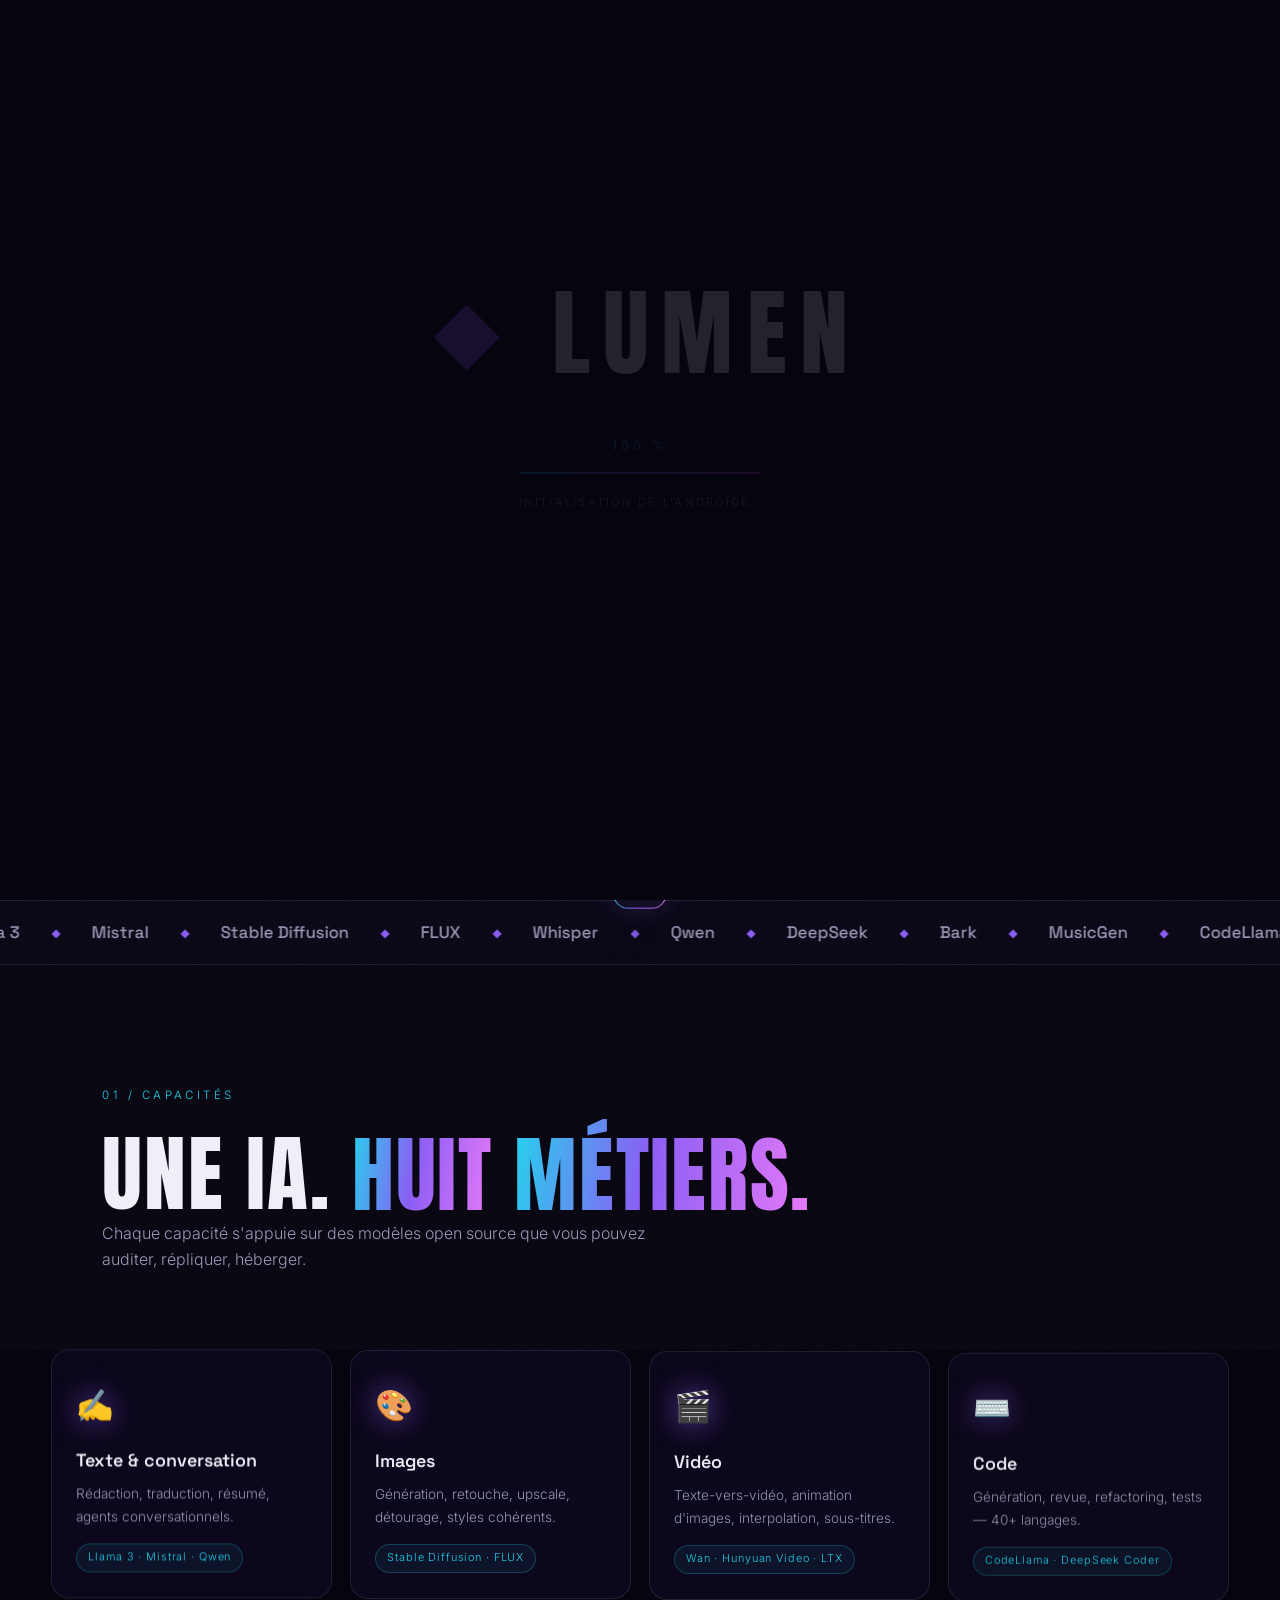
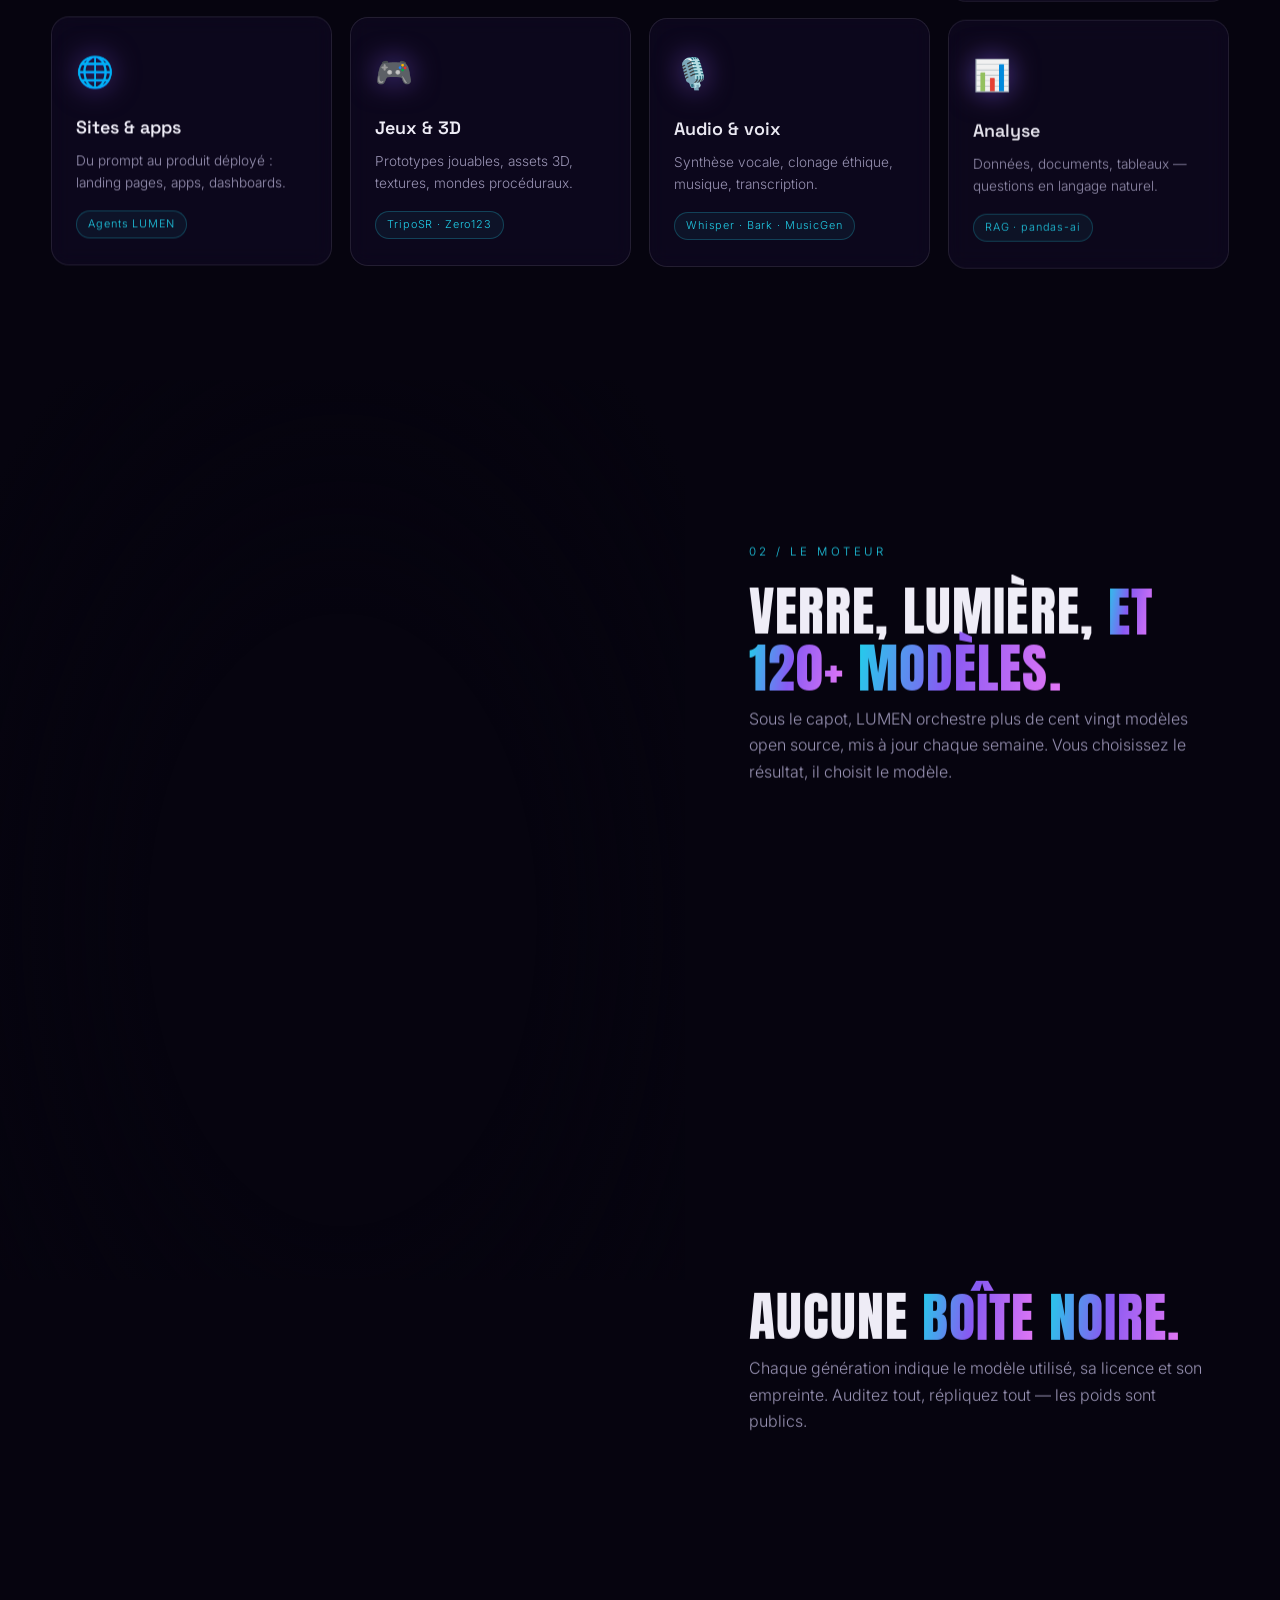
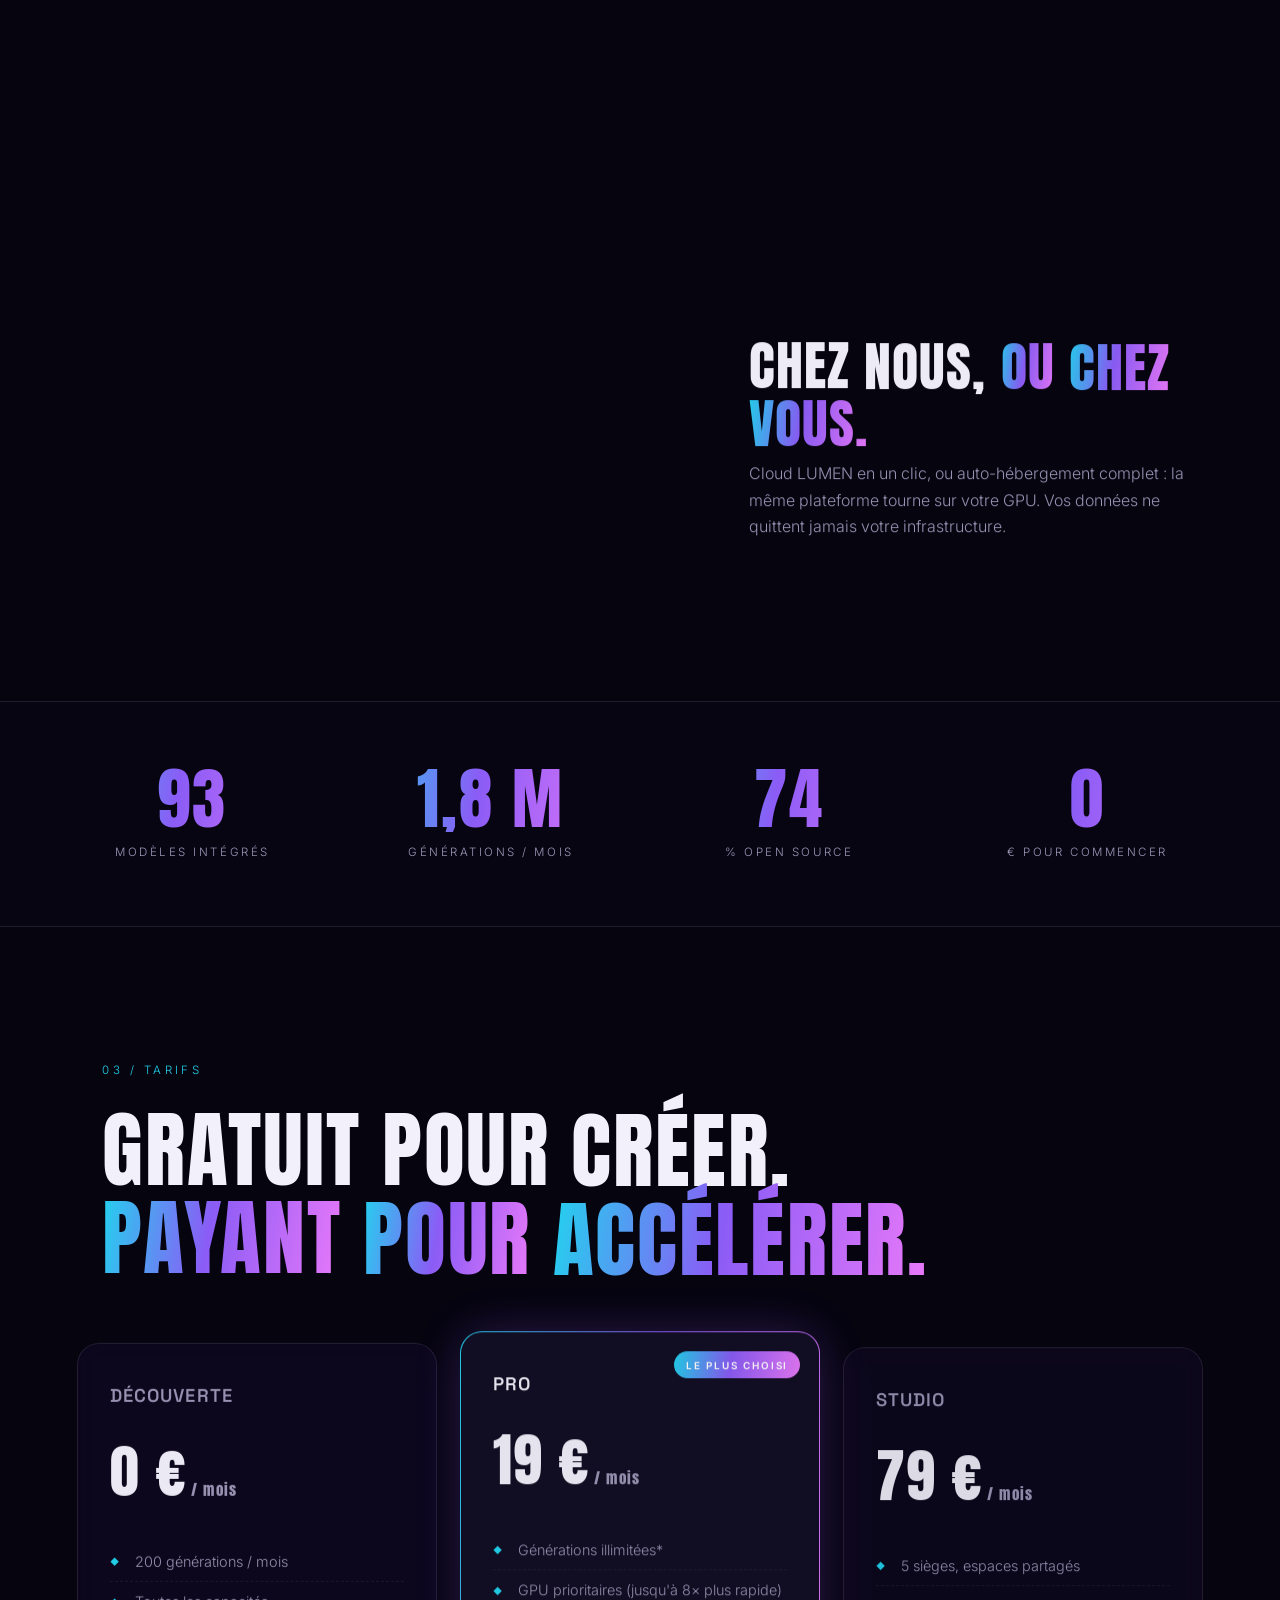
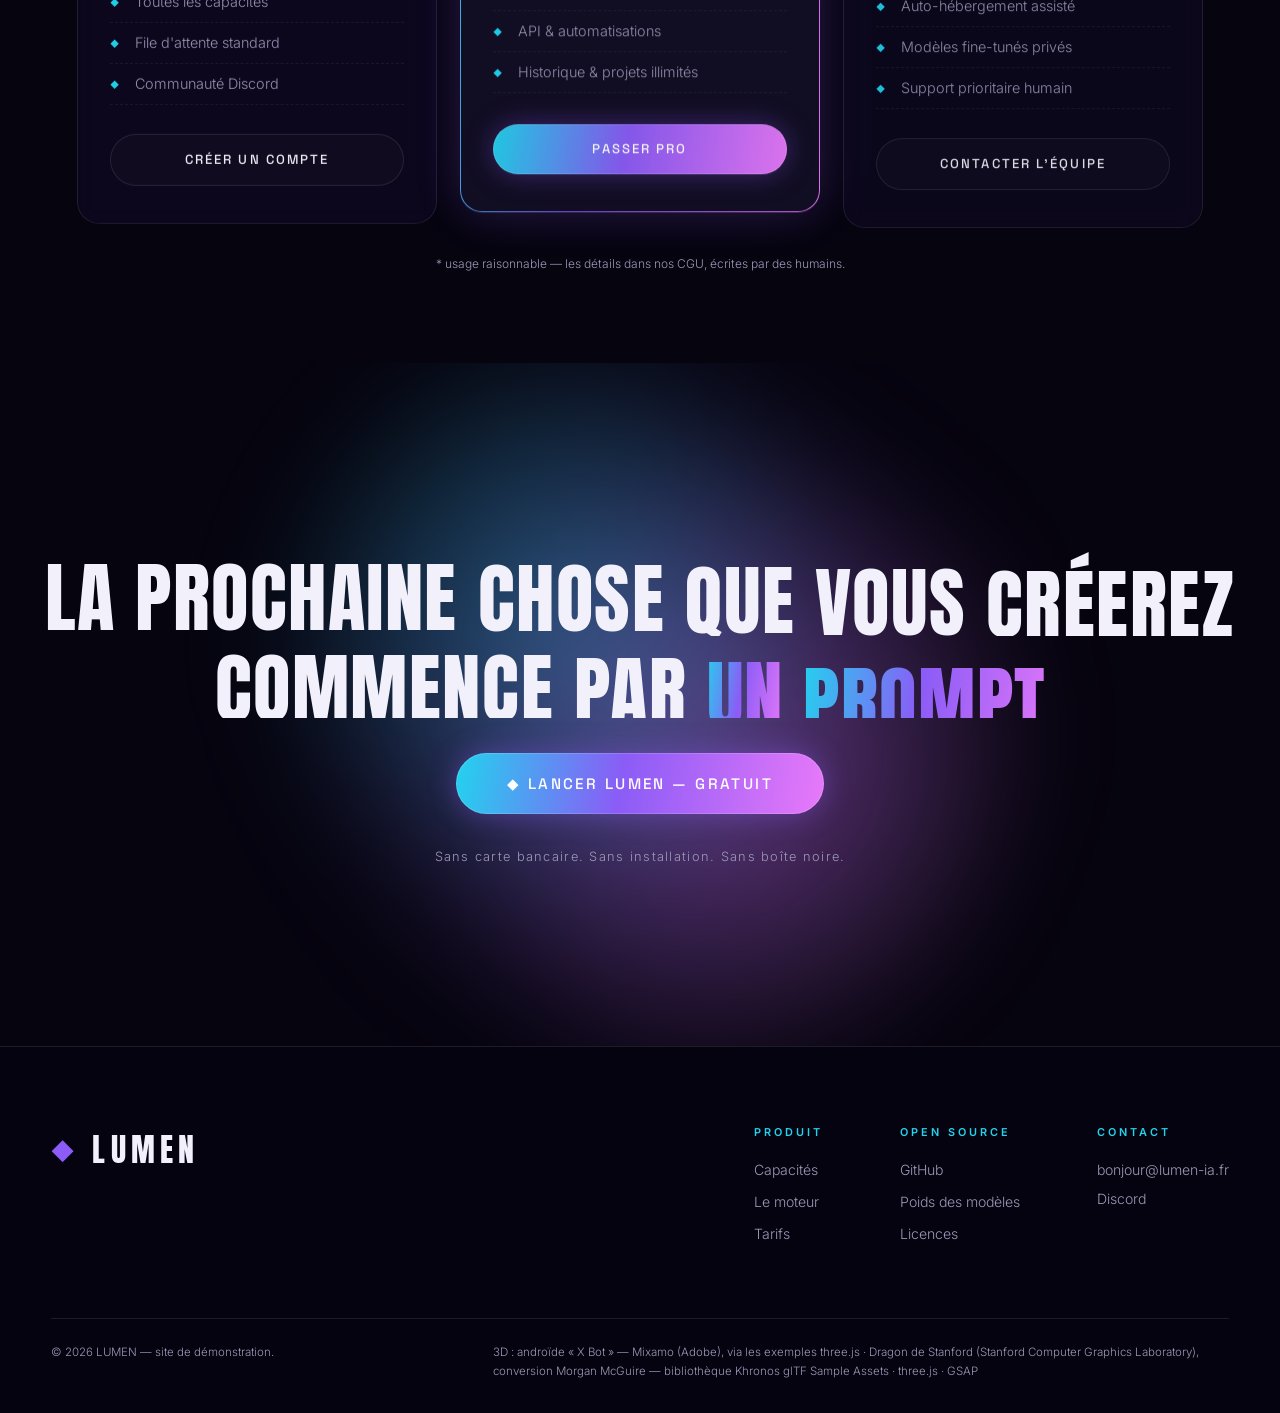
<file: lumen/index.html>
<!DOCTYPE html>
<html lang="fr">
<head>
  <meta charset="UTF-8">
  <meta name="viewport" content="width=device-width, initial-scale=1.0">
  <title>LUMEN — Tout ce que l'IA sait faire. Open source. Gratuit.</title>
  <meta name="description" content="LUMEN réunit les meilleurs modèles d'IA open source : texte, image, vidéo, code, sites, jeux 3D, audio, analyse. Une seule plateforme, gratuite pour commencer.">
  <link rel="preconnect" href="https://fonts.googleapis.com">
  <link rel="preconnect" href="https://fonts.gstatic.com" crossorigin>
  <link href="https://fonts.googleapis.com/css2?family=Space+Grotesk:wght@300;400;500;600;700&family=Inter:wght@300;400;500;600&display=swap" rel="stylesheet">
  <link rel="stylesheet" href="css/style.css?v=13">
  <link rel="icon" href="data:image/svg+xml,<svg xmlns='http://www.w3.org/2000/svg' viewBox='0 0 100 100'><text y='.9em' font-size='90'>◆</text></svg>">
</head>
<body>

  <!-- ══════════ PRELOADER ══════════ -->
  <div class="preloader" id="preloader">
    <div class="preloader__inner">
      <div class="preloader__logo"><span class="gem">◆</span> LUMEN</div>
      <div class="preloader__count" id="preloaderCount">0 %</div>
      <div class="preloader__bar"><span id="preloaderBar"></span></div>
      <div class="preloader__hint">initialisation de l'androïde…</div>
    </div>
  </div>

  <!-- ══════════ FOND AURORA + GRAIN ══════════ -->
  <div class="aurora" aria-hidden="true">
    <div class="aurora__blob aurora__blob--1"></div>
    <div class="aurora__blob aurora__blob--2"></div>
    <div class="aurora__blob aurora__blob--3"></div>
  </div>
  <div class="grain" aria-hidden="true"></div>

  <!-- ══════════ CURSEUR ══════════ -->
  <div class="cursor" id="cursor"></div>
  <div class="cursor-follower" id="cursorFollower"><span id="cursorLabel"></span></div>

  <!-- ══════════ NAV ══════════ -->
  <header class="nav" id="nav">
    <a href="#hero" class="nav__logo magnetic" data-cursor="hover"><span class="gem">◆</span> LUMEN</a>
    <nav class="nav__links">
      <a href="#capacites" class="nav__link magnetic" data-cursor="hover">Capacités</a>
      <a href="#moteur" class="nav__link magnetic" data-cursor="hover">Le moteur</a>
      <a href="#tarifs" class="nav__link magnetic" data-cursor="hover">Tarifs</a>
      <button class="nav__cta magnetic" data-open="signup" data-plan="Découverte" data-cursor="hover"><span>Commencer — gratuit</span></button>
    </nav>
    <button class="nav__burger" id="burger" aria-label="Menu"><span></span><span></span></button>
  </header>
  <div class="mobile-menu" id="mobileMenu">
    <a href="#capacites">Capacités</a>
    <a href="#moteur">Le moteur</a>
    <a href="#tarifs">Tarifs</a>
  </div>

  <main>

    <!-- ══════════ HERO 3D ══════════ -->
    <section class="hero" id="hero">
      <canvas id="heroCanvas" class="hero__canvas"></canvas>
      <div class="hero__content">
        <p class="hero__eyebrow reveal-line"><span>◆ 100 % open source · 0 € pour commencer</span></p>
        <h1 class="hero__title">
          <span class="hero__line"><span>Tout ce que</span></span>
          <span class="hero__line"><span>l'IA <em class="grad">sait faire</em>.</span></span>
          <span class="hero__line hero__line--small"><span>Au même endroit.</span></span>
        </h1>
        <p class="hero__sub reveal-line"><span>Texte, image, vidéo, code, sites, jeux 3D, audio, analyse —<br>propulsés par les meilleurs modèles ouverts, sans boîte noire.</span></p>
        <div class="hero__actions">
          <button class="btn btn--solid magnetic" data-open="play" data-cursor="hover"><span>✨ Essayer en direct</span></button>
          <a href="#capacites" class="btn btn--ghost magnetic" data-cursor="hover"><span>Voir les capacités</span></a>
        </div>
      </div>

      <!-- bulle de dialogue du robot -->
      <div class="bubble" id="robotBubble"></div>

      <!-- pupitre d'animations du robot -->
      <div class="hero__robot-deck" id="robotDeck">
        <span class="hero__robot-label">Donnez-lui un ordre&nbsp;→</span>
        <div class="hero__robot-btns">
          <button class="chip" data-emote="agree" data-cursor="hover">🤖 Acquiesce</button>
          <button class="chip" data-emote="headShake" data-cursor="hover">🙅 Refuse</button>
          <button class="chip" data-emote="walk" data-cursor="hover">🚶 Marche</button>
          <button class="chip" data-emote="run" data-cursor="hover">🏃 Cours</button>
          <button class="chip" data-emote="gaze" data-cursor="hover">👁 Fixe-moi</button>
        </div>
      </div>

      <div class="hero__scroll-hint"><span>Défiler</span><i></i></div>
    </section>

    <!-- ══════════ MARQUEE MODÈLES ══════════ -->
    <div class="marquee" aria-hidden="true">
      <div class="marquee__track" id="marqueeTrack">
        <span>Llama&nbsp;3</span><b>◆</b><span>Mistral</span><b>◆</b><span>Stable&nbsp;Diffusion</span><b>◆</b><span>FLUX</span><b>◆</b><span>Whisper</span><b>◆</b><span>Qwen</span><b>◆</b><span>DeepSeek</span><b>◆</b><span>Bark</span><b>◆</b><span>MusicGen</span><b>◆</b><span>CodeLlama</span><b>◆</b>
        <span>Llama&nbsp;3</span><b>◆</b><span>Mistral</span><b>◆</b><span>Stable&nbsp;Diffusion</span><b>◆</b><span>FLUX</span><b>◆</b><span>Whisper</span><b>◆</b><span>Qwen</span><b>◆</b><span>DeepSeek</span><b>◆</b><span>Bark</span><b>◆</b><span>MusicGen</span><b>◆</b><span>CodeLlama</span><b>◆</b>
      </div>
    </div>

    <!-- ══════════ CAPACITÉS ══════════ -->
    <section class="caps" id="capacites">
      <div class="section-head">
        <span class="section-head__index">01 / Capacités</span>
        <h2 class="section-head__title split-words">Une IA. <em class="grad">Huit métiers.</em></h2>
        <p class="section-head__sub">Chaque capacité s'appuie sur des modèles open source que vous pouvez auditer, répliquer, héberger.</p>
      </div>
      <div class="caps__grid">
        <article class="cap tilt" data-cursor="hover">
          <div class="cap__icon">✍️</div>
          <h3>Texte &amp; conversation</h3>
          <p>Rédaction, traduction, résumé, agents conversationnels.</p>
          <span class="cap__models">Llama 3 · Mistral · Qwen</span>
        </article>
        <article class="cap tilt" data-cursor="hover">
          <div class="cap__icon">🎨</div>
          <h3>Images</h3>
          <p>Génération, retouche, upscale, détourage, styles cohérents.</p>
          <span class="cap__models">Stable Diffusion · FLUX</span>
        </article>
        <article class="cap tilt" data-cursor="hover">
          <div class="cap__icon">🎬</div>
          <h3>Vidéo</h3>
          <p>Texte-vers-vidéo, animation d'images, interpolation, sous-titres.</p>
          <span class="cap__models">Wan · Hunyuan Video · LTX</span>
        </article>
        <article class="cap tilt" data-cursor="hover">
          <div class="cap__icon">⌨️</div>
          <h3>Code</h3>
          <p>Génération, revue, refactoring, tests — 40+ langages.</p>
          <span class="cap__models">CodeLlama · DeepSeek Coder</span>
        </article>
        <article class="cap tilt" data-cursor="hover">
          <div class="cap__icon">🌐</div>
          <h3>Sites &amp; apps</h3>
          <p>Du prompt au produit déployé : landing pages, apps, dashboards.</p>
          <span class="cap__models">Agents LUMEN</span>
        </article>
        <article class="cap tilt" data-cursor="hover">
          <div class="cap__icon">🎮</div>
          <h3>Jeux &amp; 3D</h3>
          <p>Prototypes jouables, assets 3D, textures, mondes procéduraux.</p>
          <span class="cap__models">TripoSR · Zero123</span>
        </article>
        <article class="cap tilt" data-cursor="hover">
          <div class="cap__icon">🎙️</div>
          <h3>Audio &amp; voix</h3>
          <p>Synthèse vocale, clonage éthique, musique, transcription.</p>
          <span class="cap__models">Whisper · Bark · MusicGen</span>
        </article>
        <article class="cap tilt" data-cursor="hover">
          <div class="cap__icon">📊</div>
          <h3>Analyse</h3>
          <p>Données, documents, tableaux — questions en langage naturel.</p>
          <span class="cap__models">RAG · pandas-ai</span>
        </article>
      </div>
    </section>

    <!-- ══════════ LE MOTEUR (DRAGON 3D) ══════════ -->
    <section class="engine" id="moteur">
      <div class="engine__sticky">
        <canvas id="dragonCanvas"></canvas>
        <div class="engine__halo"></div>
      </div>
      <div class="engine__steps">
        <div class="engine__step">
          <span class="engine__num">02 / Le moteur</span>
          <h2 class="split-words">Verre, lumière, <em class="grad">et 120+ modèles.</em></h2>
          <p>Sous le capot, LUMEN orchestre plus de cent vingt modèles open source, mis à jour chaque semaine. Vous choisissez le résultat, il choisit le modèle.</p>
        </div>
        <div class="engine__step">
          <h2 class="split-words">Aucune <em class="grad">boîte noire.</em></h2>
          <p>Chaque génération indique le modèle utilisé, sa licence et son empreinte. Auditez tout, répliquez tout — les poids sont publics.</p>
        </div>
        <div class="engine__step">
          <h2 class="split-words">Chez nous, <em class="grad">ou chez vous.</em></h2>
          <p>Cloud LUMEN en un clic, ou auto-hébergement complet : la même plateforme tourne sur votre GPU. Vos données ne quittent jamais votre infrastructure.</p>
        </div>
      </div>
    </section>

    <!-- ══════════ CHIFFRES ══════════ -->
    <section class="stats-band">
      <div class="stat"><span class="stat__num grad" data-count="126">0</span><span class="stat__label">modèles intégrés</span></div>
      <div class="stat"><span class="stat__num grad" data-count="2400000">0</span><span class="stat__label">générations / mois</span></div>
      <div class="stat"><span class="stat__num grad" data-count="100">0</span><span class="stat__label">% open source</span></div>
      <div class="stat"><span class="stat__num grad" data-count="0">0</span><span class="stat__label">€ pour commencer</span></div>
    </section>

    <!-- ══════════ TARIFS ══════════ -->
    <section class="pricing" id="tarifs">
      <div class="section-head">
        <span class="section-head__index">03 / Tarifs</span>
        <h2 class="section-head__title split-words">Gratuit pour créer.<br><em class="grad">Payant pour accélérer.</em></h2>
      </div>
      <div class="pricing__grid">
        <article class="plan tilt" data-cursor="hover">
          <h3>Découverte</h3>
          <div class="plan__price">0&nbsp;€<span>/ mois</span></div>
          <ul>
            <li>200 générations / mois</li>
            <li>Toutes les capacités</li>
            <li>File d'attente standard</li>
            <li>Communauté Discord</li>
          </ul>
          <button class="btn btn--ghost magnetic" data-open="signup" data-plan="Découverte" data-cursor="hover"><span>Créer un compte</span></button>
        </article>
        <article class="plan plan--hot tilt" data-cursor="hover">
          <span class="plan__badge">Le plus choisi</span>
          <h3>Pro</h3>
          <div class="plan__price">19&nbsp;€<span>/ mois</span></div>
          <ul>
            <li>Générations illimitées*</li>
            <li>GPU prioritaires (jusqu'à 8× plus rapide)</li>
            <li>API &amp; automatisations</li>
            <li>Historique &amp; projets illimités</li>
          </ul>
          <button class="btn btn--solid magnetic" data-open="signup" data-plan="Pro" data-cursor="hover"><span>Passer Pro</span></button>
        </article>
        <article class="plan tilt" data-cursor="hover">
          <h3>Studio</h3>
          <div class="plan__price">79&nbsp;€<span>/ mois</span></div>
          <ul>
            <li>5 sièges, espaces partagés</li>
            <li>Auto-hébergement assisté</li>
            <li>Modèles fine-tunés privés</li>
            <li>Support prioritaire humain</li>
          </ul>
          <button class="btn btn--ghost magnetic" data-open="signup" data-plan="Studio" data-cursor="hover"><span>Contacter l'équipe</span></button>
        </article>
      </div>
      <p class="pricing__note">* usage raisonnable — les détails dans nos CGU, écrites par des humains.</p>
    </section>

    <!-- ══════════ CTA FINAL ══════════ -->
    <section class="cta">
      <div class="cta__orb"></div>
      <h2 class="split-words">La prochaine chose que vous créerez<br>commence par <em class="grad">un prompt.</em></h2>
      <button class="btn btn--solid btn--big magnetic" data-open="play" data-cursor="hover"><span>◆ Lancer LUMEN — gratuit</span></button>
      <p class="cta__meta">Sans carte bancaire. Sans installation. Sans boîte noire.</p>
    </section>

  </main>

  <!-- ══════════ FOOTER ══════════ -->
  <footer class="footer">
    <div class="footer__top">
      <span class="footer__logo"><span class="gem">◆</span> LUMEN</span>
      <div class="footer__cols">
        <div>
          <h4>Produit</h4>
          <a href="#capacites">Capacités</a>
          <a href="#moteur">Le moteur</a>
          <a href="#tarifs">Tarifs</a>
        </div>
        <div>
          <h4>Open source</h4>
          <a href="https://github.com/topics/open-source-llm" target="_blank" rel="noopener" data-cursor="hover">GitHub</a>
          <a href="https://huggingface.co/models" target="_blank" rel="noopener" data-cursor="hover">Poids des modèles</a>
          <a href="https://opensource.org/licenses" target="_blank" rel="noopener" data-cursor="hover">Licences</a>
        </div>
        <div>
          <h4>Contact</h4>
          <a href="mailto:bonjour@lumen-ia.fr">bonjour@lumen-ia.fr</a>
          <button class="footer__linkbtn" data-open="signup" data-plan="Communauté" data-cursor="hover">Discord</button>
        </div>
      </div>
    </div>
    <div class="footer__bottom">
      <span>© 2026 LUMEN — site de démonstration.</span>
      <span class="footer__credits">3D&nbsp;: androïde « X Bot » — Mixamo (Adobe), via les exemples three.js · Dragon de Stanford (Stanford Computer Graphics Laboratory), conversion Morgan McGuire — bibliothèque Khronos glTF Sample Assets · three.js · GSAP</span>
    </div>
  </footer>

  <!-- ══════════ MODALE ══════════ -->
  <div class="modal" id="modal" aria-hidden="true">
    <div class="modal__backdrop" data-close></div>
    <div class="modal__card">
      <button class="modal__close" data-close aria-label="Fermer">✕</button>

      <!-- vue : inscription -->
      <div class="modal__view" id="viewSignup" hidden>
        <div class="modal__form" id="signupFormWrap">
          <span class="modal__kicker">Offre <em class="grad" id="signupPlan">Découverte</em></span>
          <h3>Créer votre compte</h3>
          <p class="modal__note">Démo fonctionnelle — le compte est enregistré dans votre navigateur, rien n'est envoyé sur le réseau.</p>
          <form id="signupForm" novalidate>
            <label>Votre nom
              <input type="text" id="fName" autocomplete="name" placeholder="Ada Lovelace">
              <small class="field-error" id="errName" hidden>Dites-nous au moins comment vous appeler.</small>
            </label>
            <label>Votre email
              <input type="email" id="fEmail" autocomplete="email" placeholder="ada@exemple.fr">
              <small class="field-error" id="errEmail" hidden>Cet email a une tête bizarre — vérifiez-le.</small>
            </label>
            <button class="btn btn--solid" type="submit" id="signupSubmit"><span>Créer mon compte</span></button>
          </form>
        </div>
        <div class="modal__success" id="signupSuccess" hidden>
          <div class="modal__check">✓</div>
          <h3>Bienvenue à bord&nbsp;!</h3>
          <p id="successMsg"></p>
          <button class="btn btn--ghost" data-open="play"><span>Essayer le playground</span></button>
        </div>
      </div>

      <!-- vue : playground -->
      <div class="modal__view" id="viewPlay" hidden>
        <span class="modal__kicker">Playground <em class="grad">génération réelle</em></span>
        <h3>Que voulez-vous créer&nbsp;?</h3>
        <div class="play__caps" id="playCaps"></div>
        <div class="play__row">
          <input type="text" id="playPrompt" placeholder="Décrivez ce que vous voulez…" autocomplete="off">
          <button class="btn btn--solid" id="playGo"><span>Générer</span></button>
        </div>
        <div class="play__out" id="playOut">
          <p class="play__placeholder">Choisissez une capacité, décrivez, générez. Texte, code et analyse passent par de <b>vrais LLM ouverts</b>, les images et vidéos par <b>FLUX</b> (API libre pollinations.ai, sans clé), le site est <b>rendu en direct</b>, la 3D est <b>manipulable</b>, la voix est <b>réelle</b>. Hors connexion, repli automatique en démo locale.</p>
        </div>
      </div>
    </div>
  </div>

  <!-- ══════════ TOAST ══════════ -->
  <div class="toast" id="toast" role="status"></div>

  <script src="js/vendor/gsap.min.js"></script>
  <script src="js/vendor/ScrollTrigger.min.js"></script>
  <script type="importmap">
    { "imports": { "three": "./js/vendor/three.module.js" } }
  </script>
  <script type="module" src="js/main.js?v=13"></script>
</body>
</html>
</file>
<file: lumen/css/style.css>
/* ═══════════════════════════════════════════
   LUMEN — l'IA open source qui fait tout
   charte : nuit profonde + néon violet/cyan/magenta
   ═══════════════════════════════════════════ */

@font-face {
  font-family: 'Anton';
  src: url('../assets/fonts/Anton-Regular.ttf') format('truetype');
  font-weight: 400;
  font-display: swap;
}

:root {
  --bg: #06040f;
  --bg-2: #0b0818;
  --bg-3: #120e24;
  --ink: #f2f0fa;
  --ink-dim: #9d97b8;
  --violet: #8b5cf6;
  --cyan: #22d3ee;
  --magenta: #e879f9;
  --line: rgba(242, 240, 250, 0.1);
  --glass: rgba(139, 92, 246, 0.06);
  --display: "Space Grotesk", "Helvetica Neue", sans-serif;
  --title: "Anton", "Arial Narrow", "Impact", sans-serif;
  --body: "Inter", "Helvetica Neue", Arial, sans-serif;
  --ease: cubic-bezier(0.65, 0.05, 0, 1);
  --grad: linear-gradient(100deg, var(--cyan) 0%, var(--violet) 45%, var(--magenta) 100%);
}

* { margin: 0; padding: 0; box-sizing: border-box; }

body {
  background: var(--bg);
  color: var(--ink);
  font-family: var(--body);
  font-weight: 300;
  line-height: 1.65;
  overflow-x: hidden;
  -webkit-font-smoothing: antialiased;
}

::selection { background: var(--violet); color: #fff; }
a { color: inherit; text-decoration: none; }
img { max-width: 100%; display: block; }

.grad {
  background: var(--grad);
  -webkit-background-clip: text;
  background-clip: text;
  color: transparent;
  font-style: normal;
}
.gem { color: var(--violet); }

/* ═══════════ FOND AURORA + GRAIN ═══════════ */
.aurora { position: fixed; inset: 0; z-index: 0; pointer-events: none; overflow: hidden; }
.aurora__blob {
  position: absolute; border-radius: 50%;
  filter: blur(90px);
  opacity: 0.35;
  will-change: transform;
}
.aurora__blob--1 { width: 55vw; height: 55vw; left: -18vw; top: -12vw; background: radial-gradient(circle, rgba(139,92,246,0.55), transparent 65%); }
.aurora__blob--2 { width: 45vw; height: 45vw; right: -14vw; top: 20vh; background: radial-gradient(circle, rgba(34,211,238,0.4), transparent 65%); }
.aurora__blob--3 { width: 50vw; height: 50vw; left: 22vw; bottom: -22vw; background: radial-gradient(circle, rgba(232,121,249,0.32), transparent 65%); }

.grain {
  position: fixed; inset: -50%; z-index: 96; pointer-events: none;
  opacity: 0.05;
  background-image: url("data:image/svg+xml,%3Csvg xmlns='http://www.w3.org/2000/svg' width='300' height='300'%3E%3Cfilter id='n'%3E%3CfeTurbulence type='fractalNoise' baseFrequency='0.9' numOctaves='2'/%3E%3C/filter%3E%3Crect width='300' height='300' filter='url(%23n)'/%3E%3C/svg%3E");
  animation: grain 0.9s steps(4) infinite;
}
@keyframes grain {
  0% { transform: translate(0, 0); } 25% { transform: translate(-2%, 3%); }
  50% { transform: translate(3%, -2%); } 75% { transform: translate(-3%, -3%); }
  100% { transform: translate(2%, 2%); }
}

main, .footer { position: relative; z-index: 1; }

/* ═══════════ PRELOADER ═══════════ */
.preloader {
  position: fixed; inset: 0; z-index: 1000;
  background: var(--bg);
  display: flex; align-items: center; justify-content: center;
}
.preloader__inner { text-align: center; }
.preloader__logo {
  font-family: var(--title); font-weight: 400;
  text-transform: uppercase;
  font-size: clamp(3rem, 8vw, 6rem);
  letter-spacing: 0.14em; margin-right: -0.14em;
}
.preloader__count { margin: 1.4rem 0 1rem; font-size: 0.8rem; letter-spacing: 0.3em; color: var(--cyan); }
.preloader__bar { width: 240px; height: 2px; background: var(--line); margin: 0 auto; overflow: hidden; border-radius: 2px; }
.preloader__bar span { display: block; height: 100%; width: 0%; background: var(--grad); }
.preloader__hint { margin-top: 1.2rem; font-size: 0.7rem; letter-spacing: 0.2em; color: var(--ink-dim); text-transform: uppercase; }

/* ═══════════ CURSEUR ═══════════ */
.cursor, .cursor-follower { pointer-events: none; position: fixed; top: 0; left: 0; z-index: 999; }
.cursor { width: 6px; height: 6px; border-radius: 50%; background: var(--cyan); transform: translate(-50%,-50%); }
.cursor-follower {
  width: 38px; height: 38px; border-radius: 50%;
  border: 1px solid rgba(139, 92, 246, 0.6);
  transform: translate(-50%,-50%);
  display: flex; align-items: center; justify-content: center;
  transition: width 0.35s var(--ease), height 0.35s var(--ease), background 0.35s, border-color 0.35s;
}
.cursor-follower span { font-size: 0.6rem; letter-spacing: 0.14em; text-transform: uppercase; color: var(--ink); opacity: 0; transition: opacity 0.25s; }
.cursor-follower.is-hover { width: 64px; height: 64px; background: rgba(139, 92, 246, 0.14); }
.cursor-follower.is-drag { width: 88px; height: 88px; background: rgba(6, 4, 15, 0.5); border-color: var(--cyan); backdrop-filter: blur(4px); }
.cursor-follower.is-drag span { opacity: 1; color: var(--cyan); }
@media (hover: none) { .cursor, .cursor-follower { display: none; } }

/* ═══════════ NAV ═══════════ */
.nav {
  position: fixed; top: 0; left: 0; right: 0; z-index: 100;
  display: flex; align-items: center; justify-content: space-between;
  padding: 1.5rem clamp(1.5rem, 4vw, 4rem);
  transition: padding 0.5s var(--ease), background 0.5s, backdrop-filter 0.5s;
}
.nav.is-scrolled {
  padding-top: 0.85rem; padding-bottom: 0.85rem;
  background: rgba(6, 4, 15, 0.65);
  backdrop-filter: blur(16px);
  border-bottom: 1px solid var(--line);
}
.nav__logo { font-family: var(--title); font-weight: 400; font-size: 1.35rem; letter-spacing: 0.16em; text-transform: uppercase; }
.nav__links { display: flex; align-items: center; gap: 2.2rem; }
.nav__link {
  font-size: 0.8rem; letter-spacing: 0.14em; text-transform: uppercase;
  color: var(--ink-dim); position: relative; transition: color 0.3s;
}
.nav__link::after {
  content: ""; position: absolute; left: 0; bottom: -5px; width: 100%; height: 1px;
  background: var(--grad);
  transform: scaleX(0); transform-origin: right; transition: transform 0.45s var(--ease);
}
.nav__link:hover { color: var(--ink); }
.nav__link:hover::after { transform: scaleX(1); transform-origin: left; }
.nav__cta {
  font-size: 0.78rem; letter-spacing: 0.14em; text-transform: uppercase;
  padding: 0.72rem 1.5rem; border-radius: 99px;
  background: var(--grad); color: #fff; font-weight: 500;
  box-shadow: 0 0 24px rgba(139, 92, 246, 0.45);
  transition: box-shadow 0.4s, transform 0.4s var(--ease);
}
.nav__cta:hover { box-shadow: 0 0 44px rgba(139, 92, 246, 0.75); }
.nav__burger { display: none; }

.mobile-menu {
  position: fixed; inset: 0; z-index: 90;
  background: rgba(6, 4, 15, 0.96);
  display: flex; flex-direction: column; align-items: center; justify-content: center; gap: 2rem;
  clip-path: circle(0% at calc(100% - 3rem) 3rem);
  transition: clip-path 0.7s var(--ease);
}
.mobile-menu.is-open { clip-path: circle(150% at calc(100% - 3rem) 3rem); }
.mobile-menu a { font-family: var(--display); font-size: 2.2rem; font-weight: 600; }

/* ═══════════ BOUTONS / CHIPS ═══════════ */
.btn {
  display: inline-block;
  font-family: var(--display); font-weight: 500;
  font-size: 0.82rem; letter-spacing: 0.16em; text-transform: uppercase;
  padding: 1.05rem 2.3rem; border-radius: 99px;
  position: relative;
  transition: transform 0.4s var(--ease), box-shadow 0.4s, background 0.4s, color 0.4s;
}
.btn--solid {
  background: var(--grad); color: #fff;
  box-shadow: 0 0 28px rgba(139, 92, 246, 0.4), inset 0 0 0 1px rgba(255,255,255,0.15);
}
.btn--solid:hover { box-shadow: 0 0 56px rgba(139, 92, 246, 0.8), inset 0 0 0 1px rgba(255,255,255,0.3); }
.btn--ghost { border: 1px solid var(--line); color: var(--ink); background: rgba(255,255,255,0.02); }
.btn--ghost:hover { border-color: var(--violet); background: rgba(139, 92, 246, 0.12); box-shadow: 0 0 32px rgba(139,92,246,0.25); }
.btn--big { padding: 1.3rem 3.2rem; font-size: 0.95rem; }

.chip {
  font-family: var(--body); font-size: 0.82rem; font-weight: 500;
  color: var(--ink);
  background: rgba(255,255,255,0.05);
  border: 1px solid var(--line);
  border-radius: 99px;
  padding: 0.6rem 1.15rem;
  cursor: pointer;
  backdrop-filter: blur(8px);
  transition: all 0.35s var(--ease);
}
.chip:hover { border-color: var(--cyan); background: rgba(34, 211, 238, 0.12); transform: translateY(-2px); box-shadow: 0 0 22px rgba(34,211,238,0.3); }
.chip.is-playing { background: var(--grad); border-color: transparent; color: #fff; }

/* ═══════════ HERO ═══════════ */
.hero {
  position: relative;
  height: 100vh; min-height: 680px;
  display: flex; align-items: center;
  overflow: hidden;
}
.hero__canvas { position: absolute; inset: 0; width: 100%; height: 100%; }
.hero__content {
  position: relative; z-index: 2;
  padding: 0 clamp(1.5rem, 6vw, 7rem);
  max-width: 1000px;
  pointer-events: none;
}
.hero__content a, .hero__content button { pointer-events: auto; }
.hero__eyebrow { font-size: 0.75rem; letter-spacing: 0.3em; text-transform: uppercase; color: var(--cyan); margin-bottom: 1.8rem; }
.hero__title {
  font-family: var(--title); font-weight: 400;
  text-transform: uppercase;
  font-size: clamp(3.2rem, 9.2vw, 8rem);
  line-height: 0.99; letter-spacing: 0.015em;
}
.hero__line { display: block; overflow: hidden; }
.hero__line > span { display: inline-block; }
.hero__line--small { font-family: var(--display); font-size: 0.34em; font-weight: 500; letter-spacing: 0.05em; text-transform: none; color: var(--ink-dim); margin-top: 0.9rem; }
.hero__sub { margin-top: 2rem; font-size: clamp(0.95rem, 1.3vw, 1.12rem); color: var(--ink-dim); max-width: 36rem; }
.hero__actions { margin-top: 2.6rem; display: flex; gap: 1.1rem; flex-wrap: wrap; }
.reveal-line { overflow: hidden; }
.reveal-line > span { display: inline-block; }

.hero__robot-deck {
  position: absolute; z-index: 2;
  right: clamp(1.5rem, 4vw, 4rem); bottom: 2.2rem;
  display: flex; flex-direction: column; gap: 0.7rem; align-items: flex-end;
}
.hero__robot-label { font-size: 0.7rem; letter-spacing: 0.24em; text-transform: uppercase; color: var(--ink-dim); }
.hero__robot-btns { display: flex; gap: 0.55rem; flex-wrap: wrap; justify-content: flex-end; }

.hero__scroll-hint {
  position: absolute; bottom: 2.2rem; left: clamp(1.5rem, 6vw, 7rem); z-index: 2;
  display: flex; align-items: center; gap: 0.9rem;
}
.hero__scroll-hint span { font-size: 0.68rem; letter-spacing: 0.3em; text-transform: uppercase; color: var(--ink-dim); }
.hero__scroll-hint i {
  width: 64px; height: 1px; background: var(--line); position: relative; overflow: hidden; display: block;
}
.hero__scroll-hint i::after {
  content: ""; position: absolute; inset: 0; background: var(--grad);
  animation: scrollline 2.2s var(--ease) infinite;
}
@keyframes scrollline {
  0% { transform: translateX(-100%); } 55% { transform: translateX(0); } 100% { transform: translateX(100%); }
}

/* ═══════════ MARQUEE ═══════════ */
.marquee {
  border-top: 1px solid var(--line); border-bottom: 1px solid var(--line);
  padding: 1.1rem 0; overflow: hidden;
  background: rgba(11, 8, 24, 0.6);
  backdrop-filter: blur(6px);
}
.marquee__track {
  display: flex; align-items: center; gap: 2rem; white-space: nowrap; will-change: transform;
  font-family: var(--display); font-weight: 500;
  font-size: 1.05rem; color: var(--ink-dim);
}
.marquee__track b { color: var(--violet); font-size: 0.7rem; }

/* ═══════════ SECTION HEAD ═══════════ */
.section-head { padding: 0 clamp(1.5rem, 8vw, 9rem); margin-bottom: clamp(3rem, 6vw, 5rem); }
.section-head__index { font-size: 0.72rem; letter-spacing: 0.3em; text-transform: uppercase; color: var(--cyan); }
.section-head__title {
  font-family: var(--title); font-weight: 400;
  text-transform: uppercase;
  font-size: clamp(2.8rem, 6.6vw, 5.6rem);
  line-height: 1.02; letter-spacing: 0.02em;
  margin-top: 0.7rem;
}
.section-head__sub { margin-top: 1rem; color: var(--ink-dim); max-width: 36rem; }
.split-words .w { display: inline-block; }

/* ═══════════ CAPACITÉS ═══════════ */
.caps { padding: clamp(5rem, 9vw, 9rem) 0; }
.caps__grid {
  display: grid; grid-template-columns: repeat(4, 1fr);
  gap: 1.1rem;
  padding: 0 clamp(1.5rem, 4vw, 4rem);
}
.cap {
  --mx: 50%; --my: 50%;
  position: relative;
  background: var(--glass);
  border: 1px solid var(--line);
  border-radius: 18px;
  padding: 1.8rem 1.5rem 1.6rem;
  backdrop-filter: blur(10px);
  transform-style: preserve-3d;
  transition: border-color 0.4s, background 0.4s;
  overflow: hidden;
}
.cap::before {
  content: ""; position: absolute; inset: 0; border-radius: inherit;
  background: radial-gradient(340px circle at var(--mx) var(--my), rgba(139, 92, 246, 0.22), transparent 55%);
  opacity: 0; transition: opacity 0.4s;
  pointer-events: none;
}
.cap:hover { border-color: rgba(139, 92, 246, 0.55); }
.cap:hover::before { opacity: 1; }
.cap__icon { font-size: 1.9rem; margin-bottom: 1rem; filter: drop-shadow(0 0 14px rgba(139,92,246,0.6)); }
.cap h3 { font-family: var(--display); font-weight: 600; font-size: 1.12rem; margin-bottom: 0.45rem; }
.cap p { font-size: 0.85rem; color: var(--ink-dim); }
.cap__models {
  display: inline-block; margin-top: 1rem;
  font-size: 0.68rem; letter-spacing: 0.08em;
  color: var(--cyan);
  border: 1px solid rgba(34, 211, 238, 0.25); border-radius: 99px;
  padding: 0.28rem 0.7rem;
  background: rgba(34, 211, 238, 0.06);
}

/* ═══════════ LE MOTEUR (DRAGON) ═══════════ */
.engine { position: relative; display: grid; grid-template-columns: 1.15fr 1fr; }
.engine__sticky {
  position: sticky; top: 0;
  height: 100vh;
  overflow: hidden;
}
#dragonCanvas { width: 100%; height: 100%; display: block; }
.engine__halo {
  position: absolute; inset: 0; pointer-events: none;
  background: radial-gradient(ellipse at 50% 60%, transparent 40%, var(--bg) 92%);
}
.engine__steps { padding: 18vh clamp(1.5rem, 5vw, 5rem); display: flex; flex-direction: column; gap: 55vh; }
.engine__num { font-size: 0.72rem; letter-spacing: 0.3em; text-transform: uppercase; color: var(--cyan); display: block; margin-bottom: 0.8rem; }
.engine__step h2 {
  font-family: var(--title); font-weight: 400;
  text-transform: uppercase;
  font-size: clamp(2.3rem, 4.2vw, 3.8rem);
  line-height: 1.04; letter-spacing: 0.02em;
  margin-bottom: 1.2rem;
}
.engine__step p { color: var(--ink-dim); max-width: 30rem; }

/* ═══════════ STATS ═══════════ */
.stats-band {
  display: grid; grid-template-columns: repeat(4, 1fr);
  border-top: 1px solid var(--line); border-bottom: 1px solid var(--line);
  background: rgba(11, 8, 24, 0.55);
  backdrop-filter: blur(8px);
  padding: clamp(2.5rem, 5vw, 4.5rem) clamp(1.5rem, 4vw, 4rem);
  gap: 1rem;
}
.stat { text-align: center; }
.stat__num {
  display: block;
  font-family: var(--title); font-weight: 400;
  font-size: clamp(2.5rem, 5.2vw, 4.5rem);
  letter-spacing: 0.03em;
  line-height: 1;
}
.stat__label { display: block; margin-top: 0.65rem; font-size: 0.72rem; letter-spacing: 0.22em; text-transform: uppercase; color: var(--ink-dim); }

/* ═══════════ TARIFS ═══════════ */
.pricing { padding: clamp(5rem, 10vw, 10rem) 0 clamp(4rem, 7vw, 6rem); }
.pricing__grid {
  display: grid; grid-template-columns: repeat(3, 1fr);
  gap: 1.4rem;
  padding: 0 clamp(1.5rem, 6vw, 7rem);
  align-items: stretch;
}
.plan {
  --mx: 50%; --my: 50%;
  position: relative;
  background: var(--glass);
  border: 1px solid var(--line);
  border-radius: 22px;
  padding: 2.3rem 2rem;
  backdrop-filter: blur(12px);
  display: flex; flex-direction: column;
  transition: border-color 0.4s, transform 0.5s var(--ease), box-shadow 0.5s;
  overflow: hidden;
}
.plan::before {
  content: ""; position: absolute; inset: 0; border-radius: inherit;
  background: radial-gradient(420px circle at var(--mx) var(--my), rgba(34, 211, 238, 0.14), transparent 55%);
  opacity: 0; transition: opacity 0.4s; pointer-events: none;
}
.plan:hover { border-color: rgba(34, 211, 238, 0.45); }
.plan:hover::before { opacity: 1; }
.plan--hot {
  border: 1px solid transparent;
  background:
    linear-gradient(var(--bg-3), var(--bg-3)) padding-box,
    var(--grad) border-box;
  box-shadow: 0 0 50px rgba(139, 92, 246, 0.28);
  transform: translateY(-14px);
}
.plan__badge {
  position: absolute; top: 1.2rem; right: 1.2rem;
  font-size: 0.62rem; letter-spacing: 0.18em; text-transform: uppercase; font-weight: 600;
  background: var(--grad); color: #fff;
  padding: 0.32rem 0.75rem; border-radius: 99px;
}
.plan h3 { font-family: var(--display); font-weight: 600; font-size: 1.15rem; letter-spacing: 0.06em; text-transform: uppercase; color: var(--ink-dim); }
.plan--hot h3 { color: var(--ink); }
.plan__price { font-family: var(--title); font-weight: 400; font-size: 3.6rem; letter-spacing: 0.02em; margin: 0.8rem 0 1.4rem; }
.plan__price span { font-size: 0.95rem; font-weight: 400; color: var(--ink-dim); margin-left: 0.3rem; }
.plan ul { list-style: none; flex: 1; margin-bottom: 1.8rem; }
.plan li { padding: 0.5rem 0 0.5rem 1.6rem; position: relative; font-size: 0.9rem; color: var(--ink-dim); border-bottom: 1px dashed rgba(242,240,250,0.07); }
.plan li::before { content: "◆"; position: absolute; left: 0; font-size: 0.55rem; top: 0.85rem; color: var(--cyan); }
.plan .btn { text-align: center; }
.pricing__note { text-align: center; margin-top: 2rem; font-size: 0.75rem; color: var(--ink-dim); }

/* ═══════════ CTA ═══════════ */
.cta {
  position: relative;
  padding: clamp(7rem, 14vw, 13rem) 1.5rem;
  text-align: center;
  overflow: hidden;
}
.cta__orb {
  position: absolute; left: 50%; top: 50%;
  width: 60vw; height: 60vw; max-width: 780px; max-height: 780px;
  transform: translate(-50%, -50%);
  background:
    radial-gradient(circle at 38% 38%, rgba(34,211,238,0.3), transparent 45%),
    radial-gradient(circle at 65% 60%, rgba(232,121,249,0.28), transparent 50%),
    radial-gradient(circle, rgba(139,92,246,0.36), transparent 65%);
  border-radius: 50%;
  filter: blur(50px);
  pointer-events: none;
}
.cta h2 {
  position: relative;
  font-family: var(--title); font-weight: 400;
  text-transform: uppercase;
  font-size: clamp(2.4rem, 6vw, 5.2rem);
  line-height: 1.06; letter-spacing: 0.02em;
  margin-bottom: 3rem;
}
.cta .btn { position: relative; }
.cta__meta { position: relative; margin-top: 2rem; font-size: 0.8rem; letter-spacing: 0.1em; color: var(--ink-dim); }

/* ═══════════ FOOTER ═══════════ */
.footer { border-top: 1px solid var(--line); padding: clamp(3rem, 6vw, 5rem) clamp(1.5rem, 4vw, 4rem) 2rem; background: rgba(6,4,15,0.8); }
.footer__top { display: flex; justify-content: space-between; gap: 3rem; flex-wrap: wrap; }
.footer__logo { font-family: var(--title); font-weight: 400; font-size: 2rem; letter-spacing: 0.16em; text-transform: uppercase; }
.footer__cols { display: flex; gap: clamp(2rem, 6vw, 6rem); flex-wrap: wrap; }
.footer__cols h4 { font-size: 0.68rem; letter-spacing: 0.28em; text-transform: uppercase; color: var(--cyan); font-weight: 600; margin-bottom: 1rem; }
.footer__cols a { display: block; font-size: 0.88rem; color: var(--ink-dim); margin-bottom: 0.55rem; transition: color 0.3s; }
.footer__cols a:hover { color: var(--ink); }
.footer__bottom {
  margin-top: 4rem; padding-top: 1.5rem;
  border-top: 1px solid var(--line);
  display: flex; justify-content: space-between; gap: 1rem; flex-wrap: wrap;
  font-size: 0.72rem; color: var(--ink-dim);
}
.footer__credits { max-width: 46rem; }

/* ═══════════ BOUTONS NATIFS ═══════════ */
button.btn, button.nav__cta {
  font-family: var(--display);
  border: none; cursor: pointer;
}
button.chip { border: 1px solid var(--line); cursor: pointer; }
button.btn--ghost { border: 1px solid var(--line); }
.footer__linkbtn {
  display: block;
  background: none; border: none; cursor: pointer; padding: 0;
  font-family: var(--body); font-size: 0.88rem; font-weight: 300;
  color: var(--ink-dim); margin-bottom: 0.55rem;
  transition: color 0.3s;
}
.footer__linkbtn:hover { color: var(--ink); }

/* ═══════════ BULLE DU ROBOT ═══════════ */
.bubble {
  position: absolute; z-index: 3;
  max-width: 240px;
  background: rgba(18, 14, 36, 0.92);
  border: 1px solid rgba(139, 92, 246, 0.5);
  border-radius: 16px 16px 16px 4px;
  padding: 0.65rem 1rem;
  font-size: 0.88rem; line-height: 1.45;
  color: var(--ink);
  backdrop-filter: blur(8px);
  box-shadow: 0 0 30px rgba(139, 92, 246, 0.25);
  opacity: 0; visibility: hidden;
  transform: translate(-50%, -100%) scale(0.85);
  transform-origin: bottom left;
  transition: opacity 0.3s var(--ease), transform 0.35s var(--ease), visibility 0.3s;
  pointer-events: none;
}
.bubble.is-visible { opacity: 1; visibility: visible; transform: translate(-50%, -100%) scale(1); }

/* ═══════════ CARTES CAPACITÉS CLIQUABLES ═══════════ */
.cap { cursor: pointer; }
.cap__try {
  position: absolute; top: 1.1rem; right: 1.1rem;
  font-size: 0.64rem; letter-spacing: 0.14em; text-transform: uppercase; font-weight: 600;
  color: var(--cyan);
  border: 1px solid rgba(34, 211, 238, 0.35); border-radius: 99px;
  padding: 0.3rem 0.7rem;
  opacity: 0; transform: translateY(-4px);
  transition: opacity 0.35s, transform 0.35s var(--ease);
}
.cap:hover .cap__try { opacity: 1; transform: translateY(0); }

/* ═══════════ MODALE ═══════════ */
.modal { position: fixed; inset: 0; z-index: 200; display: none; }
.modal.is-open { display: block; }
.modal__backdrop {
  position: absolute; inset: 0;
  background: rgba(4, 3, 10, 0.7);
  backdrop-filter: blur(10px);
}
.modal__card {
  position: absolute; left: 50%; top: 50%;
  transform: translate(-50%, -50%);
  width: min(620px, calc(100vw - 2rem));
  max-height: min(86vh, 720px);
  overflow-y: auto;
  border-radius: 24px;
  border: 1px solid transparent;
  background:
    linear-gradient(var(--bg-3), var(--bg-3)) padding-box,
    var(--grad) border-box;
  box-shadow: 0 30px 90px rgba(0, 0, 0, 0.6), 0 0 60px rgba(139, 92, 246, 0.25);
  padding: 2.4rem 2.2rem;
}
.modal__close {
  position: absolute; top: 1.1rem; right: 1.1rem;
  width: 38px; height: 38px; border-radius: 50%;
  background: rgba(255,255,255,0.06); border: 1px solid var(--line);
  color: var(--ink); font-size: 0.9rem; cursor: pointer;
  transition: all 0.3s;
}
.modal__close:hover { background: rgba(139,92,246,0.25); transform: rotate(90deg); }
.modal__kicker { font-size: 0.7rem; letter-spacing: 0.28em; text-transform: uppercase; color: var(--cyan); }
.modal__view h3 { font-family: var(--display); font-weight: 700; font-size: 1.7rem; margin: 0.5rem 0 0.6rem; }
.modal__note { font-size: 0.82rem; color: var(--ink-dim); margin-bottom: 1.6rem; }
.modal__view form { display: flex; flex-direction: column; gap: 1.1rem; }
.modal__view label { display: block; font-size: 0.78rem; letter-spacing: 0.1em; text-transform: uppercase; color: var(--ink-dim); }
.modal__view input {
  display: block; width: 100%;
  margin-top: 0.45rem;
  background: rgba(255,255,255,0.04);
  border: 1px solid var(--line); border-radius: 12px;
  padding: 0.85rem 1rem;
  font-family: var(--body); font-size: 1rem; color: var(--ink);
  outline: none;
  transition: border-color 0.3s, box-shadow 0.3s;
}
.modal__view input:focus { border-color: var(--violet); box-shadow: 0 0 0 3px rgba(139,92,246,0.2); }
.modal__view input.is-invalid { border-color: #f87171; }
.field-error { display: block; margin-top: 0.4rem; font-size: 0.75rem; color: #f87171; text-transform: none; letter-spacing: 0; }
.modal__success { text-align: center; padding: 1.5rem 0 0.5rem; }
.modal__success p { color: var(--ink-dim); margin: 0.6rem 0 1.8rem; }
.modal__check {
  width: 74px; height: 74px; margin: 0 auto 1.2rem;
  border-radius: 50%;
  background: var(--grad);
  display: flex; align-items: center; justify-content: center;
  font-size: 2rem; color: #fff;
  box-shadow: 0 0 46px rgba(139, 92, 246, 0.6);
}

/* ═══════════ PLAYGROUND ═══════════ */
.play__caps { display: flex; gap: 0.5rem; flex-wrap: wrap; margin: 1.1rem 0 1.3rem; }
.play__row { display: flex; gap: 0.7rem; }
.play__row input { margin-top: 0; flex: 1; }
.play__row .btn { padding: 0.85rem 1.6rem; white-space: nowrap; }
.play__out {
  margin-top: 1.4rem;
  min-height: 180px;
  border: 1px dashed var(--line); border-radius: 14px;
  padding: 1.2rem 1.3rem;
  font-size: 0.92rem;
}
.play__placeholder { color: var(--ink-dim); font-size: 0.85rem; }
.play__pipe { font-family: ui-monospace, "SF Mono", Menlo, monospace; font-size: 0.78rem; color: var(--ink-dim); margin-bottom: 0.35rem; }
.play__pipe b { color: var(--cyan); font-weight: 500; }
.play__text { white-space: pre-wrap; line-height: 1.7; margin-top: 0.8rem; }
.play__code {
  display: block; white-space: pre; overflow-x: auto;
  font-family: ui-monospace, "SF Mono", Menlo, monospace; font-size: 0.8rem; line-height: 1.6;
  background: rgba(0,0,0,0.35); border: 1px solid var(--line); border-radius: 10px;
  padding: 1rem; margin-top: 0.8rem; color: #a5f3fc;
}
.play__canvas { width: 100%; border-radius: 10px; margin-top: 0.8rem; display: block; }
.play__eq { display: flex; align-items: flex-end; gap: 4px; height: 72px; margin-top: 1rem; }
.play__eq span { flex: 1; background: var(--grad); border-radius: 3px 3px 0 0; min-height: 6px; }
.play__meta { margin-top: 0.9rem; font-size: 0.72rem; color: var(--ink-dim); }
.play__frame {
  width: 100%; height: 320px; border: 1px solid var(--line); border-radius: 12px;
  background: #fff; margin-top: 0.8rem; display: block;
}
.play__mini3d {
  width: 100%; height: 280px; display: block; margin-top: 0.8rem;
  border: 1px solid var(--line); border-radius: 12px;
  background: radial-gradient(ellipse at 50% 70%, rgba(139,92,246,0.12), transparent 65%), var(--bg-2);
  cursor: grab; touch-action: none;
}
.play__replay { margin-top: 0.9rem; }
.cursor-none { cursor: wait; }

/* ═══════════ TOAST ═══════════ */
.toast {
  position: fixed; left: 50%; bottom: 2rem; z-index: 300;
  transform: translateX(-50%) translateY(140%);
  background:
    linear-gradient(var(--bg-3), var(--bg-3)) padding-box,
    var(--grad) border-box;
  border: 1px solid transparent; border-radius: 99px;
  padding: 0.85rem 1.6rem;
  font-size: 0.88rem;
  box-shadow: 0 12px 40px rgba(0,0,0,0.5), 0 0 30px rgba(139,92,246,0.3);
  transition: transform 0.5s var(--ease);
  pointer-events: none;
}
.toast.is-visible { transform: translateX(-50%) translateY(0); }

/* ═══════════ RESPONSIVE ═══════════ */
@media (max-width: 1080px) {
  .caps__grid { grid-template-columns: repeat(2, 1fr); }
}
@media (max-width: 900px) {
  .nav__links { display: none; }
  .nav__burger {
    display: flex; flex-direction: column; gap: 7px;
    background: none; border: none; cursor: pointer; z-index: 101; padding: 6px;
  }
  .nav__burger span { width: 30px; height: 1.5px; background: var(--ink); transition: transform 0.4s var(--ease); }
  .nav__burger.is-open span:first-child { transform: translateY(4px) rotate(45deg); }
  .nav__burger.is-open span:last-child { transform: translateY(-4px) rotate(-45deg); }

  .engine { grid-template-columns: 1fr; }
  .engine__sticky { height: 58vh; }
  .engine__steps { gap: 18vh; padding-top: 6vh; }
  .pricing__grid { grid-template-columns: 1fr; }
  .plan--hot { transform: none; }
  .stats-band { grid-template-columns: repeat(2, 1fr); row-gap: 2.4rem; }
  .hero__robot-deck { left: 1.5rem; right: auto; align-items: flex-start; bottom: 5.4rem; }
  .hero__robot-btns { justify-content: flex-start; }
  .hero__scroll-hint { display: none; }
}
@media (max-width: 600px) {
  .caps__grid { grid-template-columns: 1fr; }
}

/* ═══════════ CINÉMATIQUE 3D ═══════════ */
.play__cine {
  position: relative; width: 100%; margin-top: 0.8rem;
  border-radius: 12px; overflow: hidden; border: 1px solid var(--line);
  background: #000;
}
.play__cine canvas { display: block; width: 100%; height: 100%; }
.cine-bar { position: absolute; left: 0; right: 0; height: 11%; background: #000; pointer-events: none; }
.cine-bar--t { top: 0; } .cine-bar--b { bottom: 0; }
.cine-label {
  position: absolute; left: 14px; bottom: calc(11% + 8px);
  font-family: ui-monospace, monospace; font-size: 0.66rem; letter-spacing: 0.14em;
  color: rgba(255,255,255,0.6); pointer-events: none;
}
.cine-mute {
  position: absolute; right: 12px; bottom: calc(11% + 8px);
  background: rgba(6,4,15,0.6); border: 1px solid var(--line); border-radius: 99px;
  color: #fff; font-size: 0.9rem; padding: 0.3rem 0.6rem; cursor: pointer;
}
</file>
